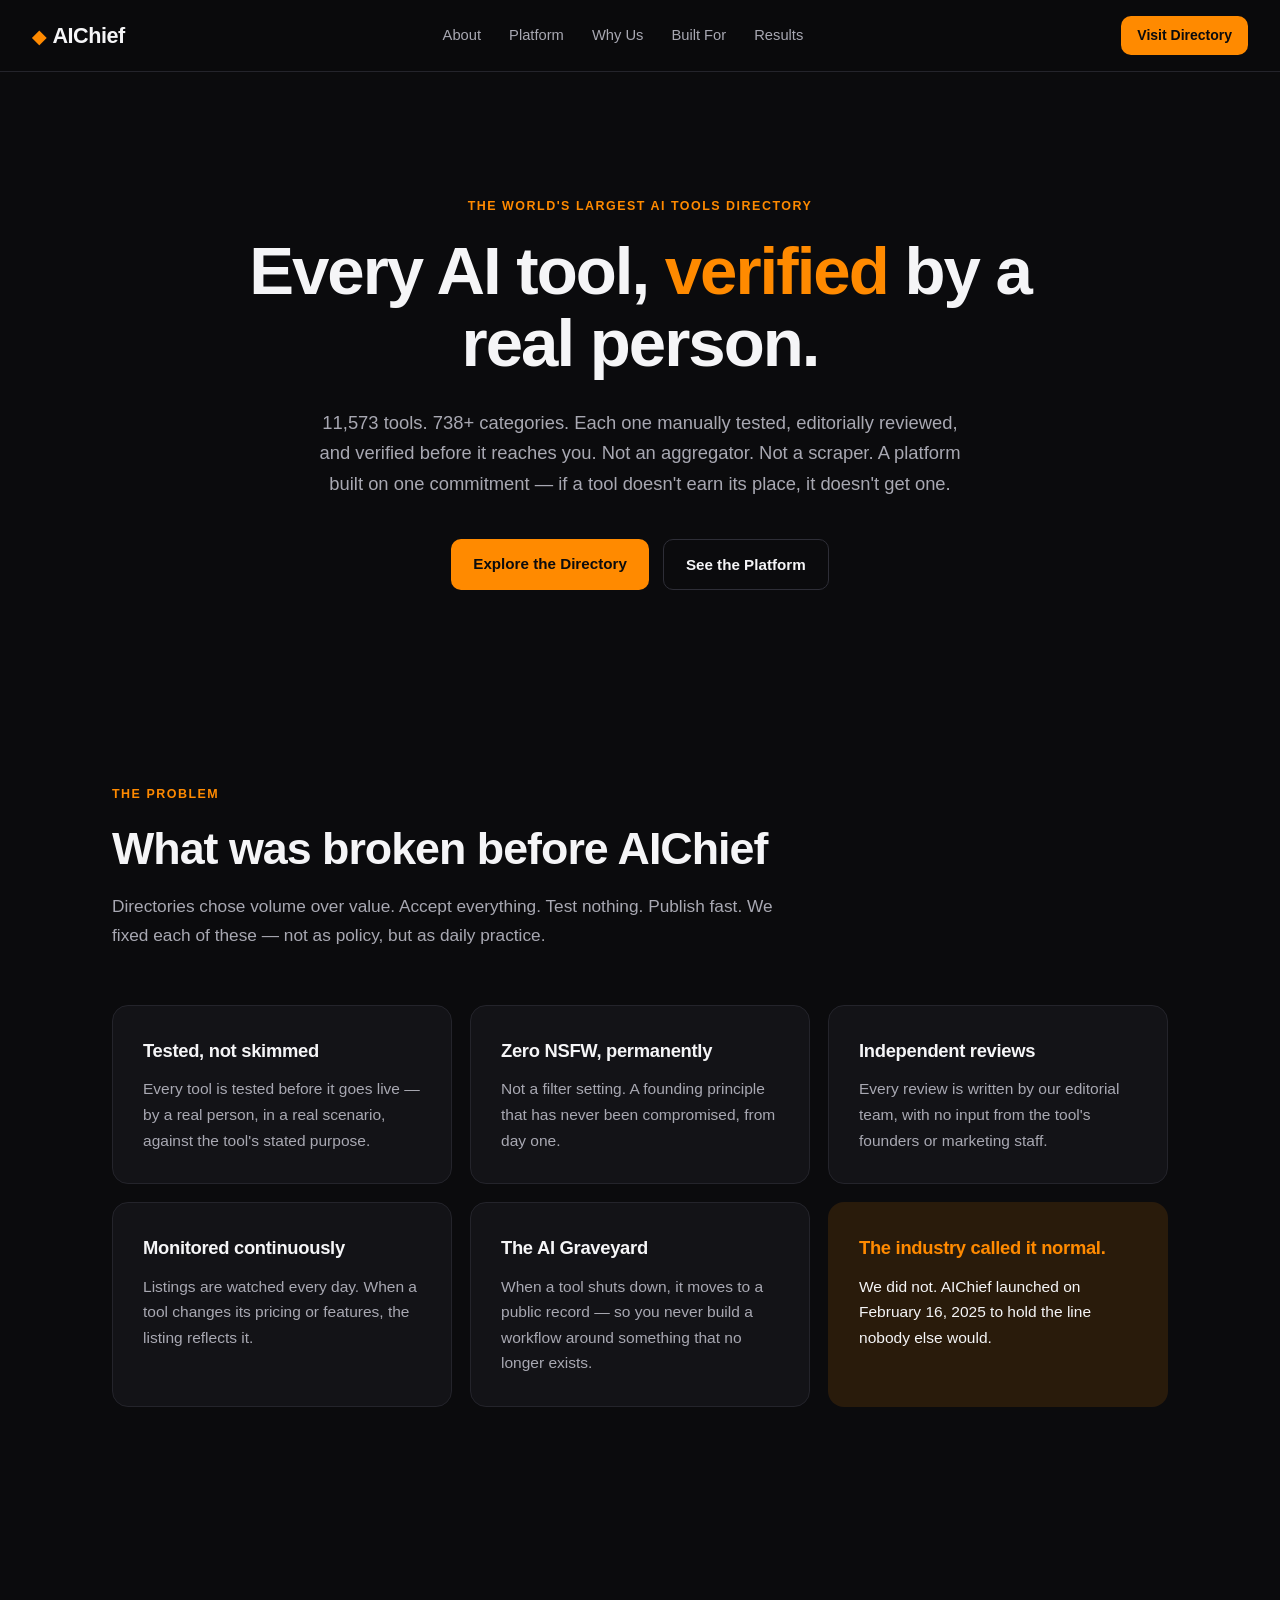
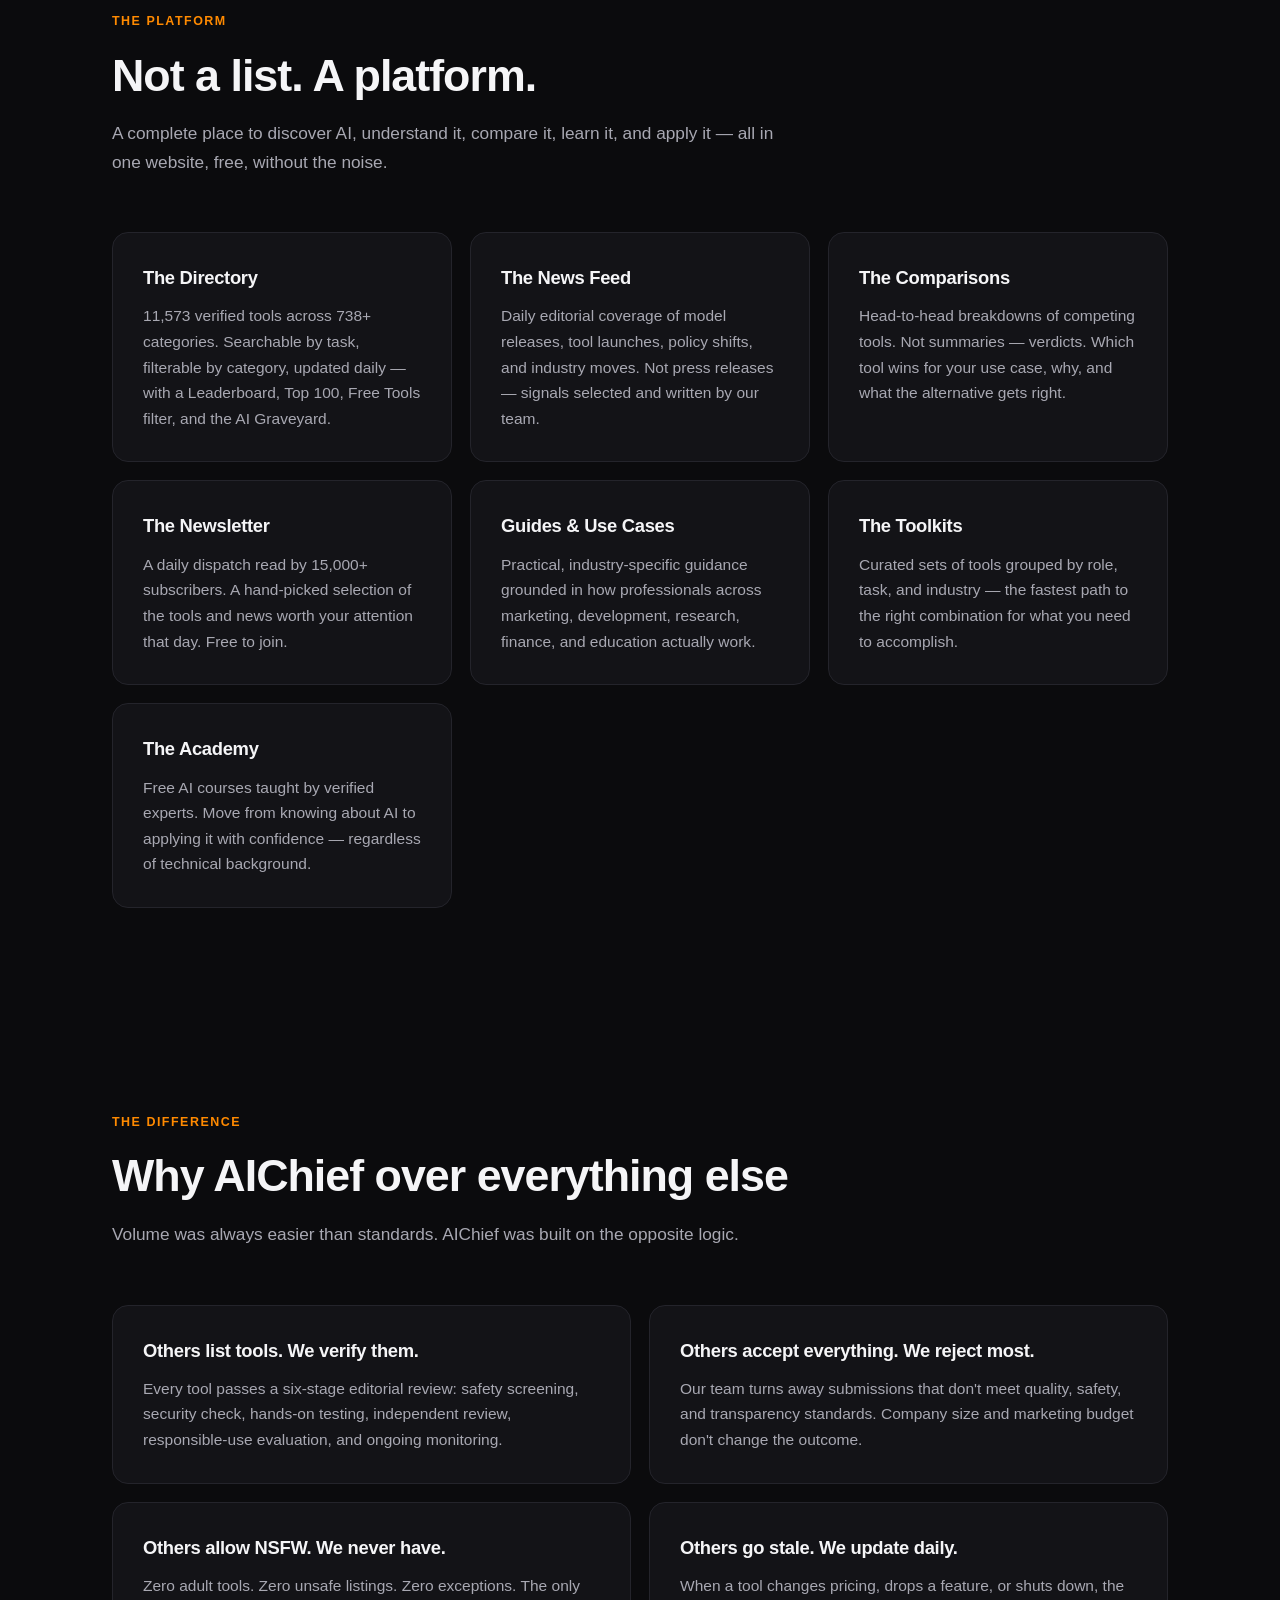
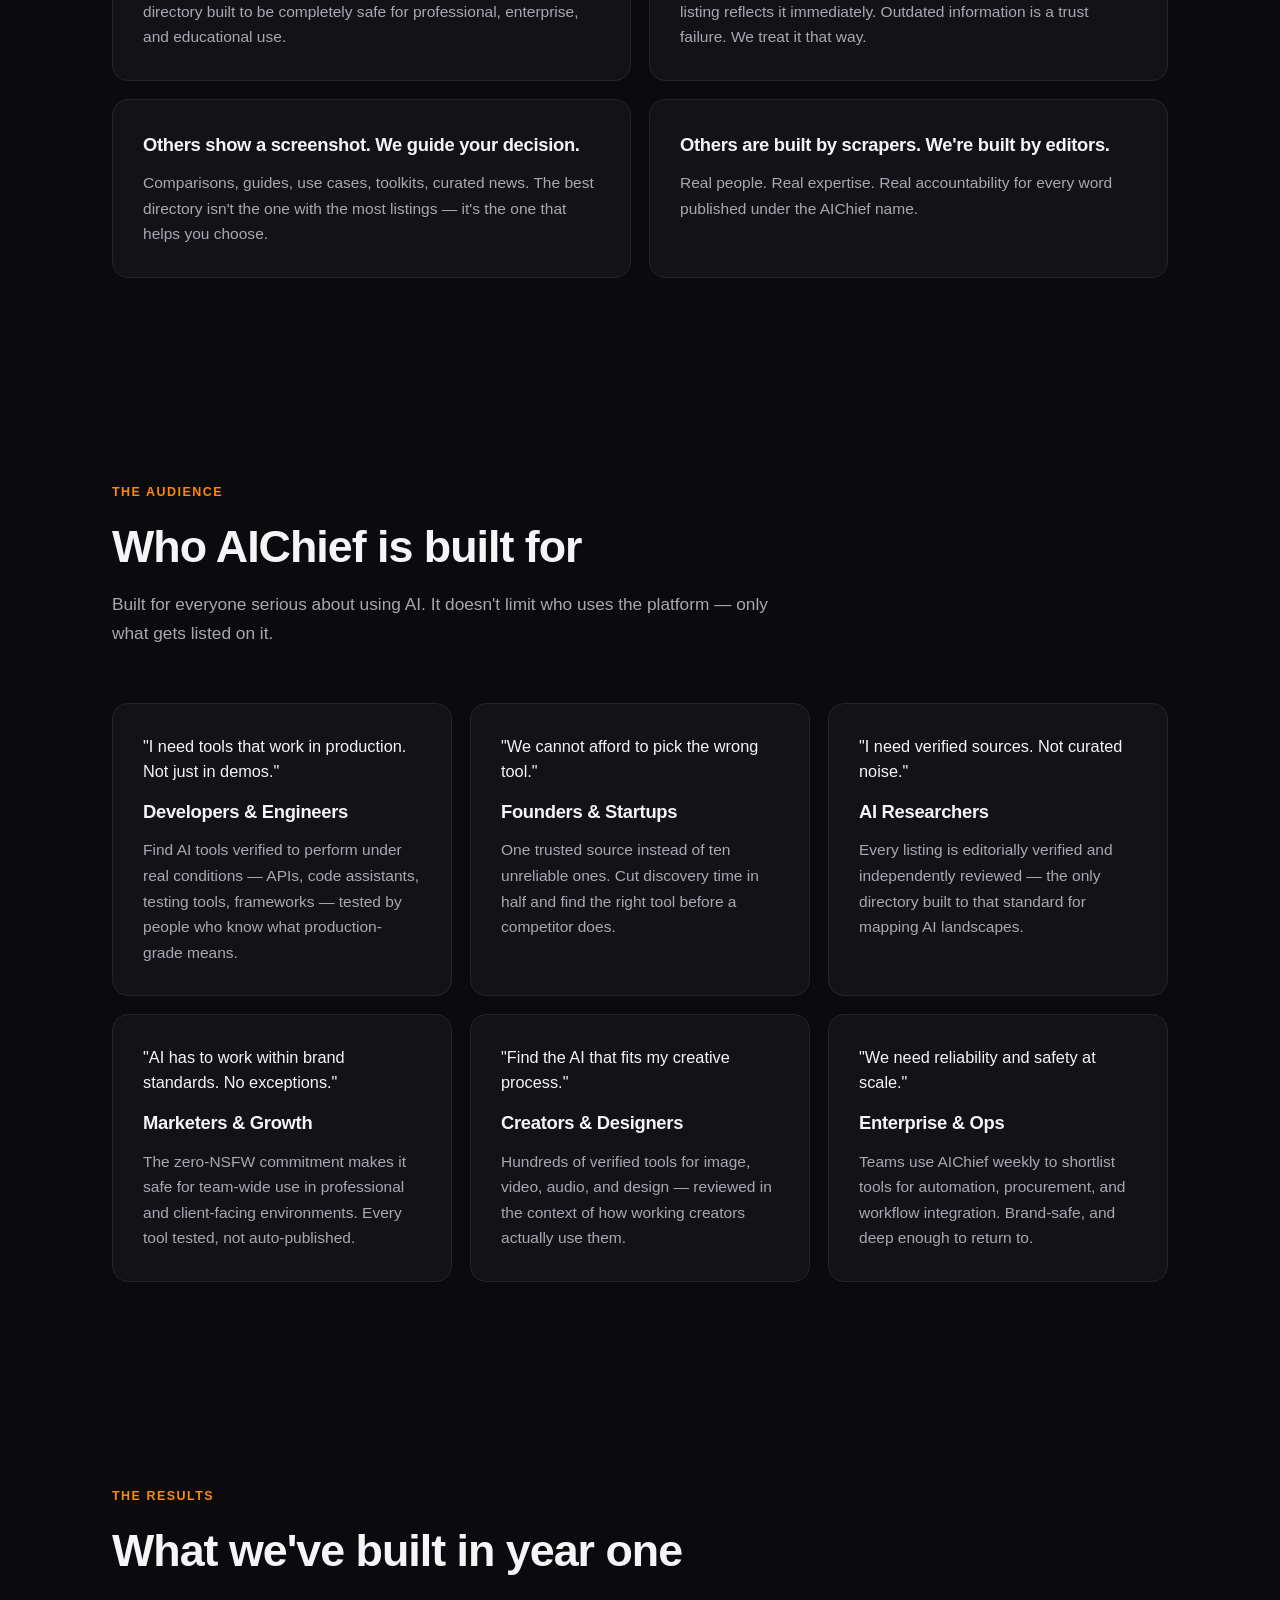
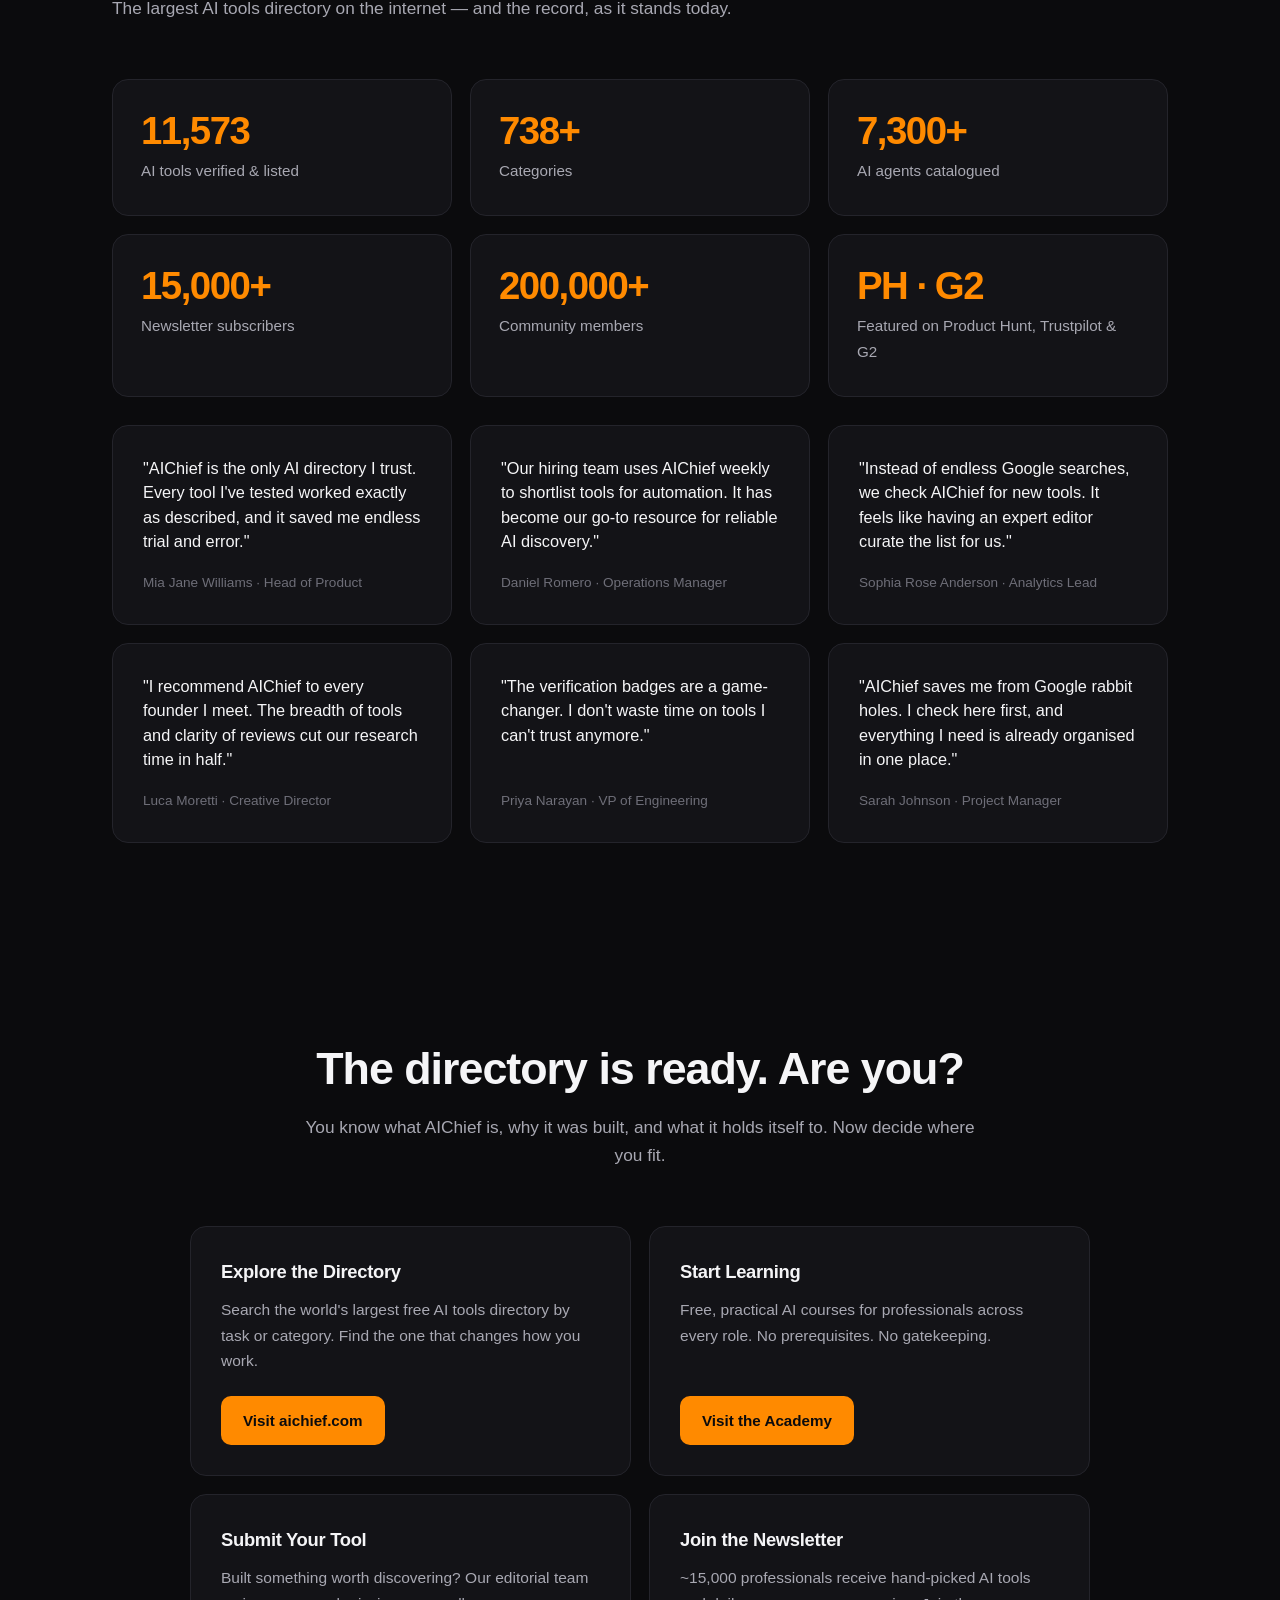
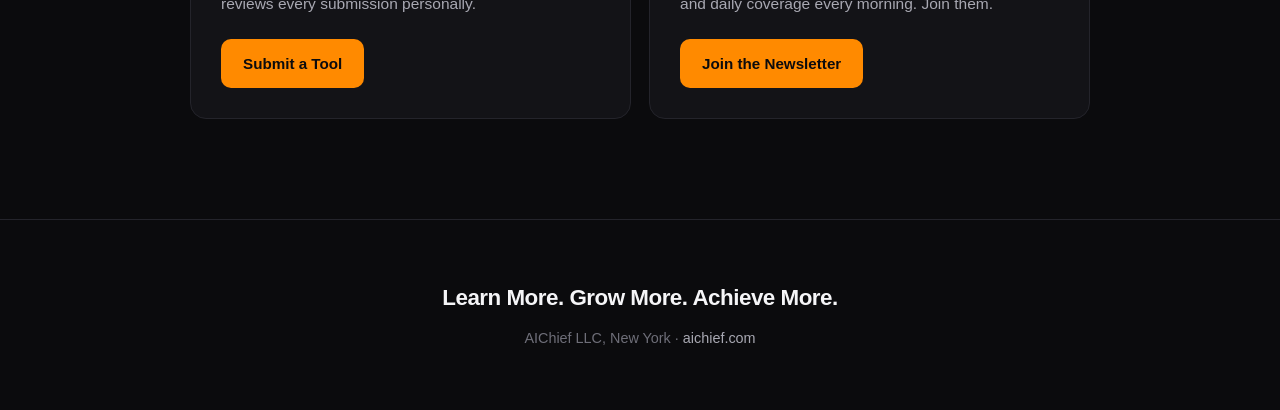
<file: index.html>
<!DOCTYPE html>
<html lang="en">
<head>
  <meta charset="UTF-8">
  <meta name="viewport" content="width=device-width, initial-scale=1.0">
  <title>AIChief — The World's Largest AI Tools Directory</title>
  <meta name="description" content="AIChief is the world's largest AI tools directory. 11,573 tools across 738+ categories, every one manually tested, editorially reviewed, and verified by a real person.">
  <link rel="stylesheet" href="styles.css">
</head>
<body>

  <!-- ==================== HEADER ==================== -->
  <header class="site-header">
    <a href="#" class="brand"><span class="logo">AIChief</span></a>
    <nav class="main-nav">
      <ul>
        <li><a href="#what-is">About</a></li>
        <li><a href="#contains">Platform</a></li>
        <li><a href="#why-us">Why Us</a></li>
        <li><a href="#built-for">Built For</a></li>
        <li><a href="#achievements">Results</a></li>
      </ul>
    </nav>
    <a href="https://aichief.com" class="btn btn-sm">Visit Directory</a>
  </header>

  <main>

    <!-- ==================== HERO ==================== -->
    <section id="what-is" class="hero">
      <span class="eyebrow">The World's Largest AI Tools Directory</span>
      <h1>Every AI tool, <span class="accent-word">verified</span> by a real person.</h1>
      <p class="lead">11,573 tools. 738+ categories. Each one manually tested, editorially reviewed, and verified before it reaches you. Not an aggregator. Not a scraper. A platform built on one commitment — if a tool doesn't earn its place, it doesn't get one.</p>
      <div class="hero-actions">
        <a href="https://aichief.com" class="btn">Explore the Directory</a>
        <a href="#contains" class="btn btn-ghost">See the Platform</a>
      </div>
    </section>

    <!-- ==================== WHAT WAS BROKEN ==================== -->
    <section class="section">
      <div class="section-head">
        <span class="eyebrow">The Problem</span>
        <h2>What was broken before AIChief</h2>
        <p class="section-sub">Directories chose volume over value. Accept everything. Test nothing. Publish fast. We fixed each of these — not as policy, but as daily practice.</p>
      </div>

      <div class="card-grid cols-3">
        <article class="card">
          <h3>Tested, not skimmed</h3>
          <p>Every tool is tested before it goes live — by a real person, in a real scenario, against the tool's stated purpose.</p>
        </article>
        <article class="card">
          <h3>Zero NSFW, permanently</h3>
          <p>Not a filter setting. A founding principle that has never been compromised, from day one.</p>
        </article>
        <article class="card">
          <h3>Independent reviews</h3>
          <p>Every review is written by our editorial team, with no input from the tool's founders or marketing staff.</p>
        </article>
        <article class="card">
          <h3>Monitored continuously</h3>
          <p>Listings are watched every day. When a tool changes its pricing or features, the listing reflects it.</p>
        </article>
        <article class="card">
          <h3>The AI Graveyard</h3>
          <p>When a tool shuts down, it moves to a public record — so you never build a workflow around something that no longer exists.</p>
        </article>
        <article class="card card-quiet">
          <h3>The industry called it normal.</h3>
          <p>We did not. AIChief launched on February 16, 2025 to hold the line nobody else would.</p>
        </article>
      </div>
    </section>

    <!-- ==================== WHAT DOES AICHIEF CONTAIN ==================== -->
    <section id="contains" class="section">
      <div class="section-head">
        <span class="eyebrow">The Platform</span>
        <h2>Not a list. A platform.</h2>
        <p class="section-sub">A complete place to discover AI, understand it, compare it, learn it, and apply it — all in one website, free, without the noise.</p>
      </div>

      <div class="card-grid cols-3">
        <article class="card">
          <h3>The Directory</h3>
          <p>11,573 verified tools across 738+ categories. Searchable by task, filterable by category, updated daily — with a Leaderboard, Top 100, Free Tools filter, and the AI Graveyard.</p>
        </article>
        <article class="card">
          <h3>The News Feed</h3>
          <p>Daily editorial coverage of model releases, tool launches, policy shifts, and industry moves. Not press releases — signals selected and written by our team.</p>
        </article>
        <article class="card">
          <h3>The Comparisons</h3>
          <p>Head-to-head breakdowns of competing tools. Not summaries — verdicts. Which tool wins for your use case, why, and what the alternative gets right.</p>
        </article>
        <article class="card">
          <h3>The Newsletter</h3>
          <p>A daily dispatch read by 15,000+ subscribers. A hand-picked selection of the tools and news worth your attention that day. Free to join.</p>
        </article>
        <article class="card">
          <h3>Guides &amp; Use Cases</h3>
          <p>Practical, industry-specific guidance grounded in how professionals across marketing, development, research, finance, and education actually work.</p>
        </article>
        <article class="card">
          <h3>The Toolkits</h3>
          <p>Curated sets of tools grouped by role, task, and industry — the fastest path to the right combination for what you need to accomplish.</p>
        </article>
        <article class="card">
          <h3>The Academy</h3>
          <p>Free AI courses taught by verified experts. Move from knowing about AI to applying it with confidence — regardless of technical background.</p>
        </article>
      </div>
    </section>

    <!-- ==================== WHY AICHIEF ==================== -->
    <section id="why-us" class="section">
      <div class="section-head">
        <span class="eyebrow">The Difference</span>
        <h2>Why AIChief over everything else</h2>
        <p class="section-sub">Volume was always easier than standards. AIChief was built on the opposite logic.</p>
      </div>

      <div class="card-grid cols-2">
        <article class="card">
          <h3>Others list tools. We verify them.</h3>
          <p>Every tool passes a six-stage editorial review: safety screening, security check, hands-on testing, independent review, responsible-use evaluation, and ongoing monitoring.</p>
        </article>
        <article class="card">
          <h3>Others accept everything. We reject most.</h3>
          <p>Our team turns away submissions that don't meet quality, safety, and transparency standards. Company size and marketing budget don't change the outcome.</p>
        </article>
        <article class="card">
          <h3>Others allow NSFW. We never have.</h3>
          <p>Zero adult tools. Zero unsafe listings. Zero exceptions. The only directory built to be completely safe for professional, enterprise, and educational use.</p>
        </article>
        <article class="card">
          <h3>Others go stale. We update daily.</h3>
          <p>When a tool changes pricing, drops a feature, or shuts down, the listing reflects it immediately. Outdated information is a trust failure. We treat it that way.</p>
        </article>
        <article class="card">
          <h3>Others show a screenshot. We guide your decision.</h3>
          <p>Comparisons, guides, use cases, toolkits, curated news. The best directory isn't the one with the most listings — it's the one that helps you choose.</p>
        </article>
        <article class="card">
          <h3>Others are built by scrapers. We're built by editors.</h3>
          <p>Real people. Real expertise. Real accountability for every word published under the AIChief name.</p>
        </article>
      </div>
    </section>

    <!-- ==================== BUILT FOR ==================== -->
    <section id="built-for" class="section">
      <div class="section-head">
        <span class="eyebrow">The Audience</span>
        <h2>Who AIChief is built for</h2>
        <p class="section-sub">Built for everyone serious about using AI. It doesn't limit who uses the platform — only what gets listed on it.</p>
      </div>

      <div class="card-grid cols-3">
        <article class="card">
          <p class="quote">"I need tools that work in production. Not just in demos."</p>
          <h3>Developers &amp; Engineers</h3>
          <p>Find AI tools verified to perform under real conditions — APIs, code assistants, testing tools, frameworks — tested by people who know what production-grade means.</p>
        </article>
        <article class="card">
          <p class="quote">"We cannot afford to pick the wrong tool."</p>
          <h3>Founders &amp; Startups</h3>
          <p>One trusted source instead of ten unreliable ones. Cut discovery time in half and find the right tool before a competitor does.</p>
        </article>
        <article class="card">
          <p class="quote">"I need verified sources. Not curated noise."</p>
          <h3>AI Researchers</h3>
          <p>Every listing is editorially verified and independently reviewed — the only directory built to that standard for mapping AI landscapes.</p>
        </article>
        <article class="card">
          <p class="quote">"AI has to work within brand standards. No exceptions."</p>
          <h3>Marketers &amp; Growth</h3>
          <p>The zero-NSFW commitment makes it safe for team-wide use in professional and client-facing environments. Every tool tested, not auto-published.</p>
        </article>
        <article class="card">
          <p class="quote">"Find the AI that fits my creative process."</p>
          <h3>Creators &amp; Designers</h3>
          <p>Hundreds of verified tools for image, video, audio, and design — reviewed in the context of how working creators actually use them.</p>
        </article>
        <article class="card">
          <p class="quote">"We need reliability and safety at scale."</p>
          <h3>Enterprise &amp; Ops</h3>
          <p>Teams use AIChief weekly to shortlist tools for automation, procurement, and workflow integration. Brand-safe, and deep enough to return to.</p>
        </article>
      </div>
    </section>

    <!-- ==================== ACHIEVEMENTS ==================== -->
    <section id="achievements" class="section">
      <div class="section-head">
        <span class="eyebrow">The Results</span>
        <h2>What we've built in year one</h2>
        <p class="section-sub">The largest AI tools directory on the internet — and the record, as it stands today.</p>
      </div>

      <div class="stat-grid">
        <div class="stat"><span class="stat-num">11,573</span><span class="stat-label">AI tools verified &amp; listed</span></div>
        <div class="stat"><span class="stat-num">738+</span><span class="stat-label">Categories</span></div>
        <div class="stat"><span class="stat-num">7,300+</span><span class="stat-label">AI agents catalogued</span></div>
        <div class="stat"><span class="stat-num">15,000+</span><span class="stat-label">Newsletter subscribers</span></div>
        <div class="stat"><span class="stat-num">200,000+</span><span class="stat-label">Community members</span></div>
        <div class="stat"><span class="stat-num">PH · G2</span><span class="stat-label">Featured on Product Hunt, Trustpilot &amp; G2</span></div>
      </div>

      <div class="card-grid cols-3" style="margin-top: 28px;">
        <article class="card card-quote">
          <p class="quote">"AIChief is the only AI directory I trust. Every tool I've tested worked exactly as described, and it saved me endless trial and error."</p>
          <footer>Mia Jane Williams · Head of Product</footer>
        </article>
        <article class="card card-quote">
          <p class="quote">"Our hiring team uses AIChief weekly to shortlist tools for automation. It has become our go-to resource for reliable AI discovery."</p>
          <footer>Daniel Romero · Operations Manager</footer>
        </article>
        <article class="card card-quote">
          <p class="quote">"Instead of endless Google searches, we check AIChief for new tools. It feels like having an expert editor curate the list for us."</p>
          <footer>Sophia Rose Anderson · Analytics Lead</footer>
        </article>
        <article class="card card-quote">
          <p class="quote">"I recommend AIChief to every founder I meet. The breadth of tools and clarity of reviews cut our research time in half."</p>
          <footer>Luca Moretti · Creative Director</footer>
        </article>
        <article class="card card-quote">
          <p class="quote">"The verification badges are a game-changer. I don't waste time on tools I can't trust anymore."</p>
          <footer>Priya Narayan · VP of Engineering</footer>
        </article>
        <article class="card card-quote">
          <p class="quote">"AIChief saves me from Google rabbit holes. I check here first, and everything I need is already organised in one place."</p>
          <footer>Sarah Johnson · Project Manager</footer>
        </article>
      </div>
    </section>

    <!-- ==================== CTA ==================== -->
    <section id="cta" class="section cta">
      <div class="section-head center">
        <h2>The directory is ready. Are you?</h2>
        <p class="section-sub">You know what AIChief is, why it was built, and what it holds itself to. Now decide where you fit.</p>
      </div>

      <div class="card-grid cols-2">
        <article class="card card-cta">
          <h3>Explore the Directory</h3>
          <p>Search the world's largest free AI tools directory by task or category. Find the one that changes how you work.</p>
          <a class="btn" href="https://aichief.com">Visit aichief.com</a>
        </article>
        <article class="card card-cta">
          <h3>Start Learning</h3>
          <p>Free, practical AI courses for professionals across every role. No prerequisites. No gatekeeping.</p>
          <a class="btn" href="https://aichief.com/ai-courses">Visit the Academy</a>
        </article>
        <article class="card card-cta">
          <h3>Submit Your Tool</h3>
          <p>Built something worth discovering? Our editorial team reviews every submission personally.</p>
          <a class="btn" href="https://aichief.com/submit-ai-tool">Submit a Tool</a>
        </article>
        <article class="card card-cta">
          <h3>Join the Newsletter</h3>
          <p>~15,000 professionals receive hand-picked AI tools and daily coverage every morning. Join them.</p>
          <a class="btn" href="https://aichief.com/ai-newsletter">Join the Newsletter</a>
        </article>
      </div>
    </section>

  </main>

  <!-- ==================== FOOTER ==================== -->
  <footer class="site-footer">
    <p class="motto">Learn More. Grow More. Achieve More.</p>
    <p class="legal">AIChief LLC, New York · <a href="https://aichief.com">aichief.com</a></p>
  </footer>

</body>
</html>
</file>
<file: styles.css>
/* ============================================================
   AIChief — Minimalist, card-based stylesheet
   Dark theme · single orange accent · generous whitespace
   ============================================================ */

:root {
  --bg:        #0B0B0D;
  --surface:   #131317;
  --surface-2: #17171C;
  --border:    #24242B;
  --border-2:  #2E2E37;

  --accent:    #FF8A00;
  --accent-dim: rgba(255,138,0,0.12);

  --text:      #F5F5F7;
  --text-2:    #A8A8B2;
  --text-3:    #6E6E78;

  --radius:    16px;
  --maxw:      1120px;
  --font: -apple-system, BlinkMacSystemFont, "Segoe UI", Roboto, Helvetica, Arial, sans-serif;
}

* { margin: 0; padding: 0; box-sizing: border-box; }
html { scroll-behavior: smooth; }

body {
  font-family: var(--font);
  background: var(--bg);
  color: var(--text);
  line-height: 1.65;
  -webkit-font-smoothing: antialiased;
}

a { color: var(--text); text-decoration: none; transition: color .2s; }
a:hover { color: var(--accent); }

/* ---------- Buttons ---------- */
.btn {
  display: inline-block;
  background: var(--accent);
  color: #0B0B0D;
  font-weight: 600;
  font-size: .95rem;
  padding: 12px 22px;
  border-radius: 10px;
  transition: opacity .2s, transform .2s;
  white-space: nowrap;
}
.btn:hover { color: #0B0B0D; opacity: .88; transform: translateY(-1px); }
.btn-sm { padding: 8px 16px; font-size: .875rem; }
.btn-ghost {
  background: transparent;
  color: var(--text);
  border: 1px solid var(--border-2);
}
.btn-ghost:hover { color: var(--text); border-color: var(--accent); opacity: 1; }

/* ---------- Header ---------- */
.site-header {
  position: sticky;
  top: 0;
  z-index: 50;
  display: flex;
  align-items: center;
  justify-content: space-between;
  gap: 24px;
  padding: 16px 32px;
  background: rgba(11,11,13,0.8);
  backdrop-filter: blur(14px);
  border-bottom: 1px solid var(--border);
}
.logo { font-size: 1.35rem; font-weight: 800; letter-spacing: -.5px; }
.logo::before { content: "◆"; color: var(--accent); margin-right: 7px; font-size: .85em; }
.main-nav ul { display: flex; gap: 28px; list-style: none; }
.main-nav a { color: var(--text-2); font-size: .92rem; }
.main-nav a:hover { color: var(--text); }

/* ---------- Layout ---------- */
.section {
  max-width: var(--maxw);
  margin: 0 auto;
  padding: 100px 32px;
}

.eyebrow {
  display: inline-block;
  font-size: .78rem;
  font-weight: 600;
  letter-spacing: 1.5px;
  text-transform: uppercase;
  color: var(--accent);
  margin-bottom: 18px;
}

.section-head { max-width: 680px; margin-bottom: 56px; }
.section-head.center { margin-left: auto; margin-right: auto; text-align: center; }
.section-head h2 {
  font-size: clamp(1.9rem, 4vw, 2.8rem);
  font-weight: 800;
  letter-spacing: -1px;
  line-height: 1.15;
}
.section-sub {
  margin-top: 18px;
  color: var(--text-2);
  font-size: 1.08rem;
}

/* ---------- Hero ---------- */
.hero {
  max-width: var(--maxw);
  margin: 0 auto;
  padding: 120px 32px 90px;
  text-align: center;
}
.hero h1 {
  font-size: clamp(2.4rem, 6vw, 4.2rem);
  font-weight: 800;
  letter-spacing: -2px;
  line-height: 1.08;
  max-width: 900px;
  margin: 0 auto;
}
.accent-word { color: var(--accent); }
.hero .lead {
  max-width: 660px;
  margin: 28px auto 40px;
  color: var(--text-2);
  font-size: 1.15rem;
}
.hero-actions { display: flex; gap: 14px; justify-content: center; flex-wrap: wrap; }

/* ---------- Card grid ---------- */
.card-grid { display: grid; gap: 18px; }
.cols-2 { grid-template-columns: repeat(2, 1fr); }
.cols-3 { grid-template-columns: repeat(3, 1fr); }

.card {
  background: var(--surface);
  border: 1px solid var(--border);
  border-radius: var(--radius);
  padding: 30px;
  transition: border-color .25s, background .25s;
}
.card:hover { border-color: var(--border-2); background: var(--surface-2); }

.card h3 {
  font-size: 1.15rem;
  font-weight: 700;
  letter-spacing: -.3px;
  margin-bottom: 10px;
}
.card p { color: var(--text-2); font-size: .97rem; }

.card-quiet { background: var(--accent-dim); border-color: transparent; }
.card-quiet h3 { color: var(--accent); }
.card-quiet p { color: var(--text); }

/* quote line inside audience / testimonial cards */
.card .quote {
  color: var(--text);
  font-size: 1.02rem;
  font-weight: 500;
  margin-bottom: 14px;
  line-height: 1.5;
}
.card-quote { display: flex; flex-direction: column; }
.card-quote .quote { flex: 1; color: var(--text); font-weight: 400; margin-bottom: 18px; }
.card-quote footer { color: var(--text-3); font-size: .85rem; font-weight: 500; }

/* CTA card */
.card-cta { display: flex; flex-direction: column; align-items: flex-start; }
.card-cta p { flex: 1; margin-bottom: 22px; }

/* ---------- Stats ---------- */
.stat-grid {
  display: grid;
  grid-template-columns: repeat(3, 1fr);
  gap: 18px;
}
.stat {
  background: var(--surface);
  border: 1px solid var(--border);
  border-radius: var(--radius);
  padding: 32px 28px;
  display: flex;
  flex-direction: column;
  gap: 8px;
}
.stat-num {
  font-size: 2.4rem;
  font-weight: 800;
  letter-spacing: -1.5px;
  color: var(--accent);
  line-height: 1;
}
.stat-label { color: var(--text-2); font-size: .95rem; }

/* ---------- CTA section ---------- */
.cta .card-grid { max-width: 900px; margin: 0 auto; }

/* ---------- Footer ---------- */
.site-footer {
  border-top: 1px solid var(--border);
  text-align: center;
  padding: 60px 32px;
}
.site-footer .motto {
  font-size: 1.4rem;
  font-weight: 700;
  letter-spacing: -.5px;
  margin-bottom: 10px;
}
.site-footer .legal { color: var(--text-3); font-size: .9rem; }
.site-footer .legal a { color: var(--text-2); }

/* ---------- Responsive ---------- */
@media (max-width: 900px) {
  .cols-3 { grid-template-columns: repeat(2, 1fr); }
  .stat-grid { grid-template-columns: repeat(2, 1fr); }
}
@media (max-width: 640px) {
  .site-header { padding: 14px 20px; }
  .main-nav { display: none; }
  .section { padding: 70px 20px; }
  .hero { padding: 80px 20px 60px; }
  .cols-2, .cols-3, .stat-grid { grid-template-columns: 1fr; }
}
</file>
